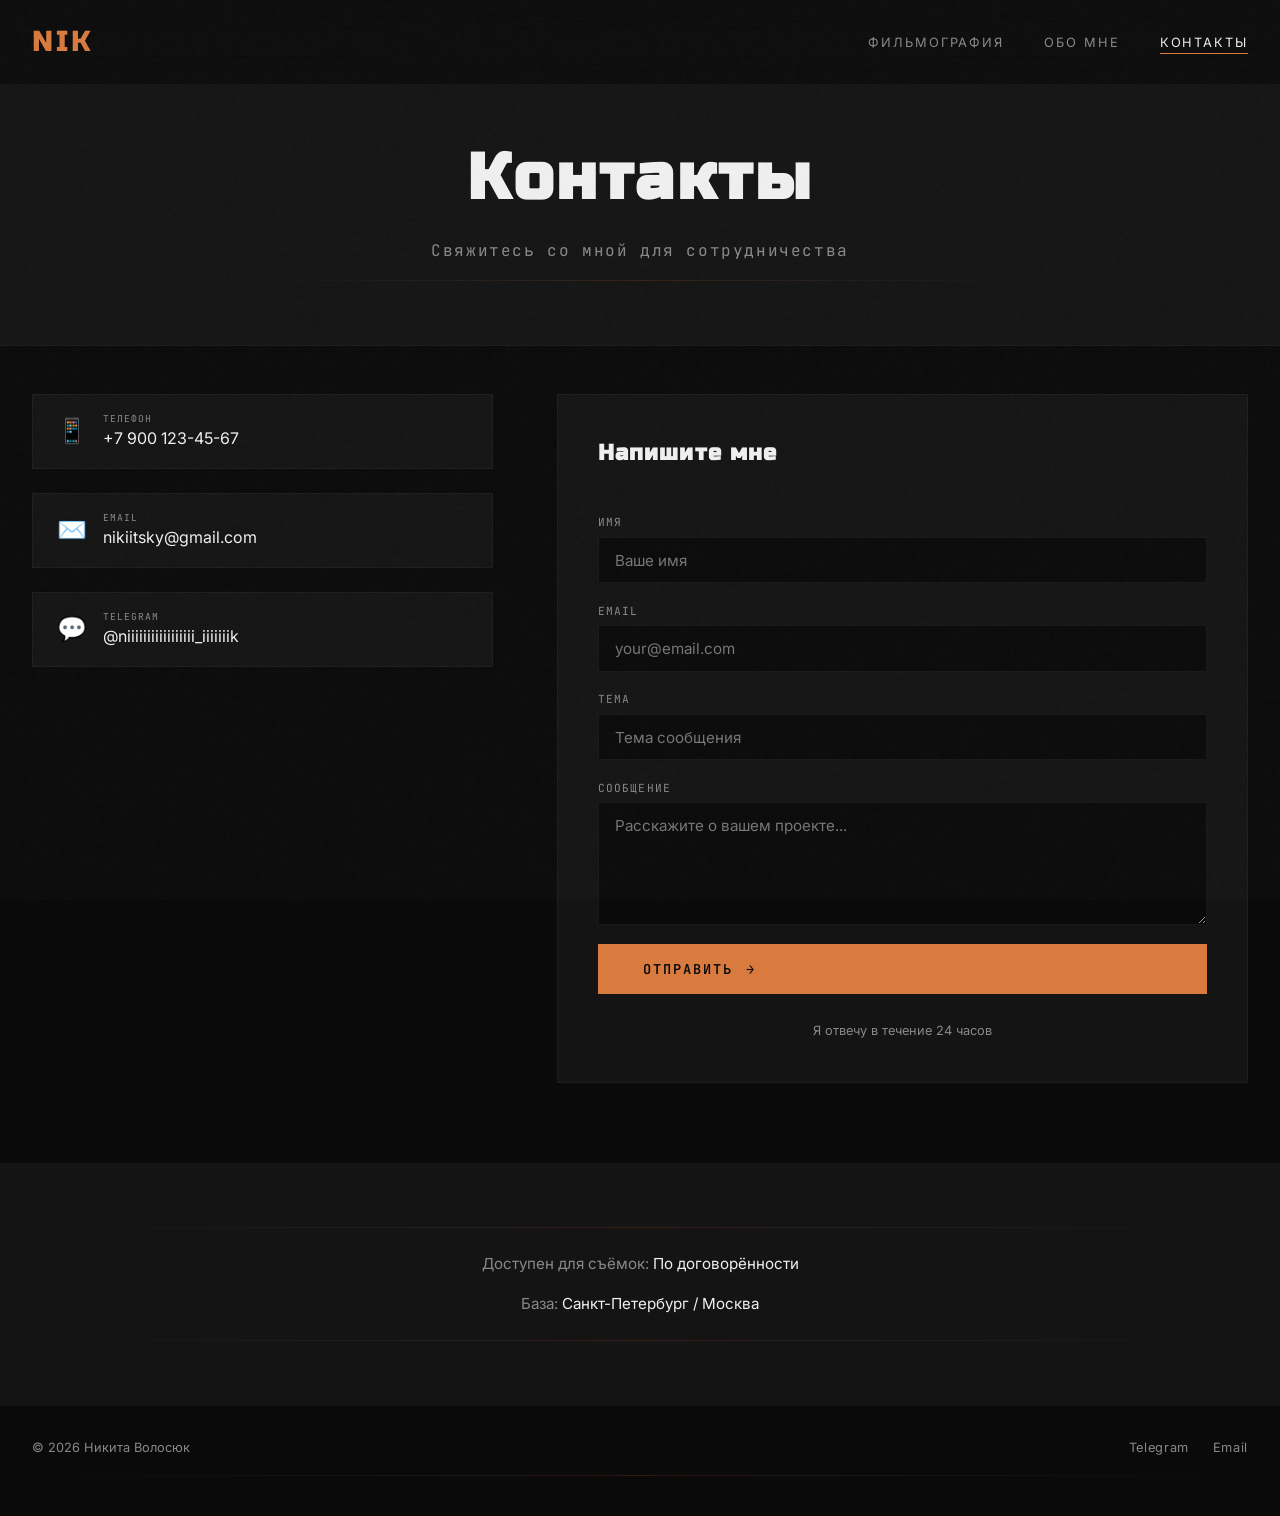
<file: contacts.html>
<!DOCTYPE html>
<html lang="ru">
<head>
    <meta charset="UTF-8" />
    <meta name="viewport" content="width=device-width, initial-scale=1.0" />
    <title>Контакты — Никита Волосюк</title>
    <meta name="description" content="Свяжитесь с оператором-постановщиком Никитой Волосюком для сотрудничества." />
    
    <link rel="preconnect" href="https://fonts.googleapis.com" />
    <link rel="preconnect" href="https://fonts.gstatic.com" crossorigin />
    <link href="https://fonts.googleapis.com/css2?family=Inter:opsz,wght@14..32,300;14..32,400;14..32,600;14..32,700&family=JetBrains+Mono:wght@400;600&family=Russo+One&display=swap" rel="stylesheet" />
    
    <link rel="stylesheet" href="css/style.css" />
    <link rel="stylesheet" href="css/animations.css" />
    <link rel="stylesheet" href="css/retro-futurism.css" />
</head>
<body>
    <div class="grain-overlay" aria-hidden="true"></div>
    
    <nav class="navbar" role="navigation">
        <div class="nav-container">
            <a href="index.html" class="logo">NIK</a>
            <ul class="nav-links" id="navLinks">
                <li><a href="filmography.html" class="nav-link">Фильмография</a></li>
                <li><a href="about.html" class="nav-link">Обо мне</a></li>
                <li><a href="contacts.html" class="nav-link active">Контакты</a></li>
            </ul>
            <button class="nav-toggle" id="navToggle" aria-label="Меню">
                <span></span><span></span><span></span>
            </button>
        </div>
    </nav>

    <main>
        <section class="page-header">
            <div class="page-header-content">
                <h1 class="page-title">Контакты</h1>
                <p class="page-subtitle">Свяжитесь со мной для сотрудничества</p>
                <div class="retro-line"></div>
            </div>
        </section>

        <section class="contacts-section">
            <div class="contacts-container">
                <div class="contacts-info">
                    <div class="contact-item">
                        <span class="contact-icon">📱</span>
                        <div class="contact-details">
                            <span class="contact-label">Телефон</span>
                            <a href="tel:+79990617704" class="contact-value">+7 900 123-45-67</a>
                        </div>
                    </div>
                    
                    <div class="contact-item">
                        <span class="contact-icon">✉️</span>
                        <div class="contact-details">
                            <span class="contact-label">Email</span>
                            <a href="mailto:nikiitsky@gmail.com" class="contact-value">nikiitsky@gmail.com</a>
                        </div>
                    </div>
                    
                    <div class="contact-item">
                        <span class="contact-icon">💬</span>
                        <div class="contact-details">
                            <span class="contact-label">Telegram</span>
                            <a href="https://t.me/@niiiiiiiiiiiiiiiii_iiiiiiik" target="_blank" rel="noopener" class="contact-value">@niiiiiiiiiiiiiiiii_iiiiiiik</a>
                        </div>
                    </div>
                </div>
                
                <div class="contact-form-wrapper">
                    <form class="contact-form" id="contactForm" action="#" method="POST">
                        <h3>Напишите мне</h3>
                        <div class="form-group">
                            <label for="formName">Имя</label>
                            <input type="text" id="formName" name="name" placeholder="Ваше имя" required />
                        </div>
                        <div class="form-group">
                            <label for="formEmail">Email</label>
                            <input type="email" id="formEmail" name="email" placeholder="your@email.com" required />
                        </div>
                        <div class="form-group">
                            <label for="formSubject">Тема</label>
                            <input type="text" id="formSubject" name="subject" placeholder="Тема сообщения" />
                        </div>
                        <div class="form-group">
                            <label for="formMessage">Сообщение</label>
                            <textarea id="formMessage" name="message" rows="5" placeholder="Расскажите о вашем проекте..." required></textarea>
                        </div>
                        <button type="submit" class="btn-primary">
                            Отправить
                            <span class="btn-arrow">→</span>
                        </button>
                        <p class="form-note">Я отвечу в течение 24 часов</p>
                    </form>
                </div>
            </div>
        </section>

        <!-- Work Hours -->
        <section class="work-hours">
            <div class="work-hours-container">
                <div class="retro-line"></div>
                <p class="work-hours-text">
                    <span class="label">Доступен для съёмок:</span>
                    <span class="value">По договорённости</span>
                </p>
                <p class="work-hours-location">
                    <span class="label">База:</span>
                    <span class="value">Санкт-Петербург / Москва</span>
                </p>
                <div class="retro-line"></div>
            </div>
        </section>
    </main>

    <footer class="footer">
        <div class="footer-content">
            <p class="footer-copy">© 2026 Никита Волосюк</p>
            <div class="footer-links">
                <a href="https://t.me/@niiiiiiiiiiiiiiiii_iiiiiiik" target="_blank" rel="noopener">Telegram</a>
                <a href="mailto:nikiitsky@gmail.com">Email</a>
            </div>
        </div>
        <div class="footer-line retro-line"></div>
    </footer>

    <script src="js/main.js" defer></script>
    <script src="js/transitions.js" defer></script>
    <script src="js/grain-effect.js" defer></script>
</body>
</html>
</file>
<file: css/style.css>
/* ========== RESET & BASE ========== */
*,
*::before,
*::after {
    margin: 0;
    padding: 0;
    box-sizing: border-box;
}

:root {
    --color-black: #0a0a0a;
    --color-black-light: #141414;
    --color-white: #f0f0f0;
    --color-amber: #d97a3e;
    --color-amber-dark: #b8622e;
    --color-cyan: #4a9eff;
    --color-gray: #888888;
    --color-gray-light: #aaaaaa;
    --color-gray-dark: #444444;
    --font-display: 'Russo One', sans-serif;
    --font-body: 'Inter', sans-serif;
    --font-mono: 'JetBrains Mono', monospace;
    --transition-smooth: 0.6s cubic-bezier(0.22, 1, 0.36, 1);
    --transition-fast: 0.3s ease;
    --container-max: 1400px;
    --spacing-section: 5rem;
}

html {
    scroll-behavior: smooth;
    -webkit-font-smoothing: antialiased;
    -moz-osx-font-smoothing: grayscale;
}

body {
    background-color: var(--color-black);
    color: var(--color-white);
    font-family: var(--font-body);
    font-size: 16px;
    line-height: 1.6;
    overflow-x: hidden;
    min-height: 100vh;
}

a {
    color: inherit;
    text-decoration: none;
}

img,
video {
    max-width: 100%;
    height: auto;
    display: block;
}

ul {
    list-style: none;
}

/* ========== SCROLLBAR ========== */
::-webkit-scrollbar {
    width: 8px;
}

::-webkit-scrollbar-track {
    background: var(--color-black);
}

::-webkit-scrollbar-thumb {
    background: var(--color-gray-dark);
    transition: background var(--transition-fast);
}

::-webkit-scrollbar-thumb:hover {
    background: var(--color-amber);
}

/* ========== NAVIGATION ========== */
.navbar {
    position: fixed;
    top: 0;
    left: 0;
    right: 0;
    z-index: 1000;
    padding: 1.2rem 2rem;
    background: rgba(10, 10, 10, 0.8);
    backdrop-filter: blur(16px);
    -webkit-backdrop-filter: blur(16px);
    border-bottom: 1px solid rgba(255, 255, 255, 0.04);
    transition: background var(--transition-smooth);
}

.navbar.scrolled {
    background: rgba(10, 10, 10, 0.96);
}

.nav-container {
    max-width: var(--container-max);
    margin: 0 auto;
    display: flex;
    justify-content: space-between;
    align-items: center;
}

.logo {
    font-family: var(--font-display);
    font-size: 1.8rem;
    letter-spacing: 0.1em;
    color: var(--color-amber);
    transition: color var(--transition-smooth);
    position: relative;
}

.logo:hover {
    color: var(--color-white);
}

.nav-links {
    display: flex;
    gap: 2.5rem;
    list-style: none;
    align-items: center;
}

.nav-link {
    font-size: 0.8rem;
    text-transform: uppercase;
    letter-spacing: 0.15em;
    color: var(--color-gray);
    transition: color var(--transition-smooth);
    position: relative;
    font-weight: 400;
}

.nav-link::after {
    content: '';
    position: absolute;
    bottom: -4px;
    left: 0;
    width: 0;
    height: 1.5px;
    background: var(--color-amber);
    transition: width var(--transition-smooth);
}

.nav-link:hover,
.nav-link.active {
    color: var(--color-white);
}

.nav-link:hover::after,
.nav-link.active::after {
    width: 100%;
}

.nav-toggle {
    display: none;
    flex-direction: column;
    gap: 5px;
    background: none;
    border: none;
    cursor: pointer;
    padding: 0.5rem;
    z-index: 1001;
}

.nav-toggle span {
    display: block;
    width: 26px;
    height: 2px;
    background: var(--color-white);
    transition: all var(--transition-smooth);
    transform-origin: center;
}

.nav-toggle.open span:nth-child(1) {
    transform: rotate(45deg) translate(5px, 5px);
}

.nav-toggle.open span:nth-child(2) {
    opacity: 0;
}

.nav-toggle.open span:nth-child(3) {
    transform: rotate(-45deg) translate(5px, -5px);
}

/* ========== HERO ========== */
.hero {
    position: relative;
    height: 100vh;
    min-height: 700px;
    display: flex;
    align-items: center;
    justify-content: center;
    overflow: hidden;
}

.hero-background {
    position: absolute;
    top: 0;
    left: 0;
    right: 0;
    bottom: 0;
}

.hero-video {
    width: 100%;
    height: 100%;
    object-fit: cover;
}

.hero-overlay {
    position: absolute;
    top: 0;
    left: 0;
    right: 0;
    bottom: 0;
    background: linear-gradient(180deg,
            rgba(0, 0, 0, 0.3) 0%,
            rgba(0, 0, 0, 0.7) 100%);
}

.hero-content {
    position: relative;
    z-index: 2;
    text-align: center;
    max-width: 900px;
    padding: 2rem;
}

.hero-title {
    margin-bottom: 1.5rem;
}

.name {
    display: block;
    font-family: var(--font-display);
    font-size: clamp(2.5rem, 8vw, 5.5rem);
    line-height: 1.1;
    color: var(--color-white);
    text-shadow: 0 0 60px rgba(0, 0, 0, 0.5);
    letter-spacing: 0.05em;
}

.role {
    display: block;
    font-size: clamp(1rem, 2vw, 1.8rem);
    font-family: var(--font-body);
    font-weight: 300;
    letter-spacing: 0.3em;
    color: var(--color-amber);
    margin-top: 0.5rem;
}

.hero-mission {
    font-size: clamp(1rem, 1.5vw, 1.4rem);
    color: var(--color-gray-light);
    letter-spacing: 0.15em;
    margin-bottom: 2.5rem;
    font-weight: 300;
}

/* ========== BUTTONS ========== */
.btn-primary {
    display: inline-flex;
    align-items: center;
    gap: 0.8rem;
    padding: 1rem 2.8rem;
    font-family: var(--font-mono);
    font-size: 0.85rem;
    text-transform: uppercase;
    letter-spacing: 0.15em;
    color: var(--color-black);
    background: var(--color-amber);
    border: none;
    border-radius: 0;
    transition: all var(--transition-smooth);
    cursor: pointer;
    font-weight: 600;
    position: relative;
    overflow: hidden;
}

.btn-primary::before {
    content: '';
    position: absolute;
    top: 0;
    left: -100%;
    width: 100%;
    height: 100%;
    background: linear-gradient(90deg, transparent, rgba(255, 255, 255, 0.2), transparent);
    transition: left 0.6s ease;
}

.btn-primary:hover::before {
    left: 100%;
}

.btn-primary:hover {
    background: var(--color-white);
    transform: scale(1.02);
}

.btn-arrow {
    display: inline-block;
    transition: transform var(--transition-smooth);
}

.btn-primary:hover .btn-arrow {
    transform: translateX(6px);
}

.btn-secondary {
    display: inline-block;
    padding: 0.8rem 2rem;
    font-family: var(--font-mono);
    font-size: 0.8rem;
    text-transform: uppercase;
    letter-spacing: 0.15em;
    color: var(--color-gray);
    border: 1px solid var(--color-gray-dark);
    transition: all var(--transition-smooth);
    cursor: pointer;
}

.btn-secondary:hover {
    color: var(--color-white);
    border-color: var(--color-amber);
}

/* ========== TECH TICKER ========== */
.tech-ticker {
    position: absolute;
    bottom: 2.5rem;
    left: 50%;
    transform: translateX(-50%);
    z-index: 2;
    display: flex;
    align-items: center;
    gap: 1.5rem;
    font-family: var(--font-mono);
    font-size: 0.7rem;
    color: rgba(255, 255, 255, 0.3);
    letter-spacing: 0.1em;
    text-transform: uppercase;
    white-space: nowrap;
    background: rgba(0, 0, 0, 0.4);
    padding: 0.5rem 1.5rem;
    backdrop-filter: blur(8px);
    border-radius: 2px;
    border: 1px solid rgba(255, 255, 255, 0.04);
}

.tech-ticker .dot {
    color: var(--color-amber);
    font-size: 0.4rem;
}

/* ========== SCROLL INDICATOR ========== */
.scroll-indicator {
    position: absolute;
    bottom: 6rem;
    left: 50%;
    transform: translateX(-50%);
    z-index: 2;
    display: flex;
    flex-direction: column;
    align-items: center;
    gap: 0.5rem;
    opacity: 0.4;
    animation: float 2s ease-in-out infinite;
}

.scroll-text {
    font-size: 0.6rem;
    text-transform: uppercase;
    letter-spacing: 0.2em;
    color: var(--color-gray);
}

.scroll-line {
    width: 1px;
    height: 30px;
    background: linear-gradient(180deg, var(--color-gray), transparent);
}

@keyframes float {
    0%,
    100% {
        transform: translateX(-50%) translateY(0);
    }
    50% {
        transform: translateX(-50%) translateY(-8px);
    }
}

/* ========== SECTION HEADER ========== */
.section-header {
    display: flex;
    justify-content: space-between;
    align-items: flex-end;
    margin-bottom: 3rem;
    flex-wrap: wrap;
    gap: 1rem;
}

.section-title {
    font-family: var(--font-display);
    font-size: clamp(1.8rem, 4vw, 3rem);
    letter-spacing: 0.05em;
    color: var(--color-white);
    position: relative;
}

.section-title::after {
    content: '';
    position: absolute;
    bottom: -6px;
    left: 0;
    width: 60px;
    height: 2px;
    background: var(--color-amber);
}

.section-link {
    font-family: var(--font-mono);
    font-size: 0.85rem;
    color: var(--color-gray);
    transition: color var(--transition-smooth);
    letter-spacing: 0.05em;
}

.section-link:hover {
    color: var(--color-amber);
}

/* ========== FEATURED WORKS ========== */
.featured-works {
    padding: var(--spacing-section) 2rem;
    max-width: var(--container-max);
    margin: 0 auto;
}

.works-grid {
    display: grid;
    grid-template-columns: repeat(auto-fill, minmax(340px, 1fr));
    gap: 2rem;
}

.work-card {
    cursor: pointer;
    transition: transform var(--transition-smooth);
}

.work-card:hover {
    transform: translateY(-8px);
}

.work-card a {
    display: block;
}

.work-preview {
    position: relative;
    aspect-ratio: 16/9;
    overflow: hidden;
    background: var(--color-black-light);
}

.work-video {
    width: 100%;
    height: 100%;
    object-fit: cover;
    transition: transform 0.8s ease;
}

.work-card:hover .work-video {
    transform: scale(1.05);
}

.work-overlay {
    position: absolute;
    top: 0;
    left: 0;
    right: 0;
    bottom: 0;
    display: flex;
    align-items: flex-start;
    justify-content: space-between;
    padding: 1rem;
    background: linear-gradient(0deg, rgba(0, 0, 0, 0.7) 0%, transparent 60%);
    opacity: 0;
    transition: opacity var(--transition-smooth);
}

.work-card:hover .work-overlay {
    opacity: 1;
}

.work-year {
    font-family: var(--font-mono);
    font-size: 0.75rem;
    color: var(--color-amber);
    background: rgba(0, 0, 0, 0.7);
    padding: 0.2rem 0.8rem;
    border: 1px solid rgba(255, 255, 255, 0.06);
}

.work-badge {
    font-family: var(--font-mono);
    font-size: 0.65rem;
    color: var(--color-white);
    background: rgba(0, 0, 0, 0.7);
    padding: 0.2rem 0.8rem;
    border: 1px solid rgba(255, 255, 255, 0.06);
    text-transform: uppercase;
    letter-spacing: 0.05em;
}

.work-info {
    padding: 1rem 0.5rem 0;
}

.work-title {
    font-family: var(--font-display);
    font-size: 1.3rem;
    margin-bottom: 0.2rem;
}

.work-director {
    font-size: 0.85rem;
    color: var(--color-gray);
}

.work-tech {
    font-family: var(--font-mono);
    font-size: 0.7rem;
    color: var(--color-gray-dark);
    margin-top: 0.3rem;
}

/* ========== STATS ========== */
.stats-section {
    padding: 4rem 2rem;
    background: var(--color-black-light);
    border-top: 1px solid rgba(255, 255, 255, 0.03);
    border-bottom: 1px solid rgba(255, 255, 255, 0.03);
}

.stats-grid {
    max-width: var(--container-max);
    margin: 0 auto;
    display: grid;
    grid-template-columns: repeat(auto-fit, minmax(150px, 1fr));
    gap: 2rem;
    text-align: center;
}

.stat-item {
    display: flex;
    flex-direction: column;
}

.stat-number {
    font-family: var(--font-display);
    font-size: clamp(2.5rem, 5vw, 4rem);
    color: var(--color-amber);
    line-height: 1;
}

.stat-label {
    font-size: 0.8rem;
    text-transform: uppercase;
    letter-spacing: 0.1em;
    color: var(--color-gray);
    margin-top: 0.5rem;
}

/* ========== PAGE HEADER ========== */
.page-header {
    padding: 8rem 2rem 3rem;
    text-align: center;
    background: var(--color-black-light);
    border-bottom: 1px solid rgba(255, 255, 255, 0.03);
}

.page-header-content {
    max-width: 800px;
    margin: 0 auto;
}

.page-title {
    font-family: var(--font-display);
    font-size: clamp(2.5rem, 5vw, 4rem);
    letter-spacing: 0.05em;
    margin-bottom: 0.5rem;
}

.page-subtitle {
    font-family: var(--font-mono);
    font-size: 1rem;
    color: var(--color-gray);
    letter-spacing: 0.1em;
}

/* ========== FILM LIST ========== */
.film-list {
    max-width: var(--container-max);
    margin: 0 auto;
    padding: 3rem 2rem 5rem;
}

.film-item {
    margin-bottom: 5rem;
    padding-bottom: 5rem;
    border-bottom: 1px solid rgba(255, 255, 255, 0.04);
}

.film-item:last-child {
    border-bottom: none;
    margin-bottom: 0;
    padding-bottom: 0;
}

.film-container {
    display: grid;
    grid-template-columns: 1fr 1fr;
    gap: 3rem;
    align-items: start;
}

.film-media {
    position: relative;
}

.film-video-wrapper {
    position: relative;
    background: var(--color-black-light);
    aspect-ratio: 16/9;
    overflow: hidden;
}

.film-video {
    width: 100%;
    height: 100%;
    object-fit: cover;
    background: var(--color-black);
}

.film-video::-webkit-media-controls {
    background: rgba(0, 0, 0, 0.6);
}

.film-details {
    display: flex;
    flex-direction: column;
    gap: 1.5rem;
}

.film-header {
    display: flex;
    justify-content: space-between;
    align-items: baseline;
    flex-wrap: wrap;
    gap: 0.5rem;
}

.film-title {
    font-family: var(--font-display);
    font-size: 2rem;
    letter-spacing: 0.03em;
}

.film-year {
    font-family: var(--font-mono);
    font-size: 1rem;
    color: var(--color-gray);
    padding: 0.2rem 0.8rem;
    border: 1px solid var(--color-gray-dark);
}

.film-director {
    font-size: 1rem;
    color: var(--color-gray-light);
}

.film-details h4 {
    font-family: var(--font-mono);
    font-size: 0.75rem;
    text-transform: uppercase;
    letter-spacing: 0.15em;
    color: var(--color-gray);
    margin-bottom: 0.3rem;
}

.film-details p {
    font-size: 0.95rem;
    color: var(--color-white);
    line-height: 1.7;
}

.film-tech {
    display: grid;
    grid-template-columns: 1fr 1fr;
    gap: 0.5rem;
    background: var(--color-black-light);
    padding: 1rem;
    border: 1px solid rgba(255, 255, 255, 0.04);
}

.tech-item {
    display: flex;
    flex-direction: column;
}

.tech-label {
    font-family: var(--font-mono);
    font-size: 0.6rem;
    text-transform: uppercase;
    letter-spacing: 0.1em;
    color: var(--color-gray);
}

.tech-value {
    font-size: 0.9rem;
    color: var(--color-white);
}

.film-festivals ul {
    list-style: none;
    display: flex;
    flex-wrap: wrap;
    gap: 0.5rem;
}

.film-festivals li {
    font-size: 0.8rem;
    color: var(--color-gray-light);
    background: var(--color-black-light);
    padding: 0.3rem 0.8rem;
    border: 1px solid rgba(255, 255, 255, 0.04);
}

.film-status {
    background: var(--color-black-light);
    padding: 1rem;
    border-left: 2px solid var(--color-amber);
}

.status-badge {
    font-family: var(--font-mono);
    font-size: 0.65rem;
    text-transform: uppercase;
    letter-spacing: 0.1em;
    color: var(--color-gray);
}

/* ========== ABOUT ========== */
.about-section {
    padding: 3rem 2rem 5rem;
    max-width: var(--container-max);
    margin: 0 auto;
}

.about-container {
    display: grid;
    grid-template-columns: 1fr 1.5fr;
    gap: 4rem;
    align-items: start;
}

.about-photo-wrapper {
    position: relative;
    background: var(--color-black-light);
}

.about-photo {
    width: 100%;
    height: auto;
    display: block;
    filter: grayscale(0.2) contrast(1.1);
}

.photo-caption {
    font-family: var(--font-mono);
    font-size: 0.7rem;
    color: var(--color-gray);
    padding: 0.5rem 0;
    text-align: center;
    letter-spacing: 0.05em;
}

.about-content {
    display: flex;
    flex-direction: column;
    gap: 2.5rem;
}

.about-content h2 {
    font-family: var(--font-display);
    font-size: 1.4rem;
    letter-spacing: 0.05em;
    margin-bottom: 0.5rem;
}

.about-content p {
    color: var(--color-gray-light);
    line-height: 1.8;
}

.specs-grid {
    display: grid;
    grid-template-columns: 1fr 1fr;
    gap: 0.5rem 2rem;
}

.spec-item {
    display: flex;
    justify-content: space-between;
    padding: 0.5rem 0;
    border-bottom: 1px solid rgba(255, 255, 255, 0.04);
}

.spec-label {
    font-family: var(--font-mono);
    font-size: 0.7rem;
    text-transform: uppercase;
    letter-spacing: 0.05em;
    color: var(--color-gray);
}

.spec-value {
    font-size: 0.9rem;
    color: var(--color-white);
}

.advantages-list {
    display: flex;
    flex-direction: column;
    gap: 0.5rem;
}

.advantages-list li {
    display: flex;
    align-items: flex-start;
    gap: 0.8rem;
    font-size: 0.95rem;
    color: var(--color-gray-light);
}

.adv-icon {
    color: var(--color-amber);
    font-size: 1.2rem;
    line-height: 1.4;
}

/* ========== EQUIPMENT ========== */
.equipment-section {
    padding: 4rem 2rem 5rem;
    background: var(--color-black-light);
    border-top: 1px solid rgba(255, 255, 255, 0.03);
}

.equipment-container {
    max-width: var(--container-max);
    margin: 0 auto;
}

.equipment-container .section-title {
    text-align: center;
    margin-bottom: 3rem;
}

.equipment-container .section-title::after {
    left: 50%;
    transform: translateX(-50%);
}

.equipment-grid {
    display: grid;
    grid-template-columns: repeat(auto-fit, minmax(200px, 1fr));
    gap: 2rem;
}

.equipment-card {
    text-align: center;
    padding: 2rem 1.5rem;
    background: var(--color-black);
    border: 1px solid rgba(255, 255, 255, 0.04);
    transition: all var(--transition-smooth);
}

.equipment-card:hover {
    border-color: var(--color-amber);
    transform: translateY(-4px);
}

.equipment-icon {
    font-size: 2.5rem;
    margin-bottom: 0.5rem;
}

.equipment-card h3 {
    font-family: var(--font-display);
    font-size: 1.1rem;
    letter-spacing: 0.03em;
}

.equipment-card p {
    font-size: 0.8rem;
    color: var(--color-gray);
}

/* ========== CONTACTS ========== */
.contacts-section {
    padding: 3rem 2rem 5rem;
    max-width: var(--container-max);
    margin: 0 auto;
}

.contacts-container {
    display: grid;
    grid-template-columns: 1fr 1.5fr;
    gap: 4rem;
}

.contacts-info {
    display: flex;
    flex-direction: column;
    gap: 1.5rem;
}

.contact-item {
    display: flex;
    align-items: center;
    gap: 1rem;
    padding: 1rem 1.5rem;
    background: var(--color-black-light);
    border: 1px solid rgba(255, 255, 255, 0.04);
    transition: border-color var(--transition-smooth);
}

.contact-item:hover {
    border-color: var(--color-amber);
}

.contact-icon {
    font-size: 1.5rem;
    flex-shrink: 0;
}

.contact-details {
    display: flex;
    flex-direction: column;
}

.contact-label {
    font-family: var(--font-mono);
    font-size: 0.6rem;
    text-transform: uppercase;
    letter-spacing: 0.1em;
    color: var(--color-gray);
}

.contact-value {
    font-size: 1rem;
    color: var(--color-white);
    transition: color var(--transition-smooth);
}

.contact-value:hover {
    color: var(--color-amber);
}

.contact-form-wrapper {
    background: var(--color-black-light);
    padding: 2.5rem;
    border: 1px solid rgba(255, 255, 255, 0.04);
}

.contact-form-wrapper h3 {
    font-family: var(--font-display);
    font-size: 1.4rem;
    letter-spacing: 0.05em;
    margin-bottom: 1.5rem;
}

.contact-form {
    display: flex;
    flex-direction: column;
    gap: 1.2rem;
}

.form-group {
    display: flex;
    flex-direction: column;
    gap: 0.3rem;
}

.form-group label {
    font-family: var(--font-mono);
    font-size: 0.7rem;
    text-transform: uppercase;
    letter-spacing: 0.1em;
    color: var(--color-gray);
}

.form-group input,
.form-group textarea {
    background: var(--color-black);
    border: 1px solid rgba(255, 255, 255, 0.06);
    padding: 0.8rem 1rem;
    color: var(--color-white);
    font-family: var(--font-body);
    font-size: 0.95rem;
    transition: border-color var(--transition-smooth);
    outline: none;
    width: 100%;
}

.form-group input:focus,
.form-group textarea:focus {
    border-color: var(--color-amber);
}

.form-group textarea {
    resize: vertical;
    min-height: 120px;
}

.form-note {
    font-size: 0.8rem;
    color: var(--color-gray);
    text-align: center;
    margin-top: 0.5rem;
}

/* ========== WORK HOURS ========== */
.work-hours {
    padding: 3rem 2rem;
    background: var(--color-black-light);
}

.work-hours-container {
    max-width: var(--container-max);
    margin: 0 auto;
    text-align: center;
}

.work-hours-text,
.work-hours-location {
    padding: 0.5rem 0;
    font-size: 0.95rem;
}

.work-hours-text .label,
.work-hours-location .label {
    color: var(--color-gray);
}

.work-hours-text .value,
.work-hours-location .value {
    color: var(--color-white);
}

/* ========== BACK TO TOP ========== */
.back-to-top {
    text-align: center;
    padding: 2rem 0 3rem;
}

/* ========== FOOTER ========== */
.footer {
    padding: 2rem 2rem 1.5rem;
    background: var(--color-black);
    border-top: 1px solid rgba(255, 255, 255, 0.03);
}

.footer-content {
    max-width: var(--container-max);
    margin: 0 auto;
    display: flex;
    justify-content: space-between;
    align-items: center;
    flex-wrap: wrap;
    gap: 1rem;
}

.footer-copy {
    font-size: 0.8rem;
    color: var(--color-gray);
}

.footer-links {
    display: flex;
    gap: 1.5rem;
}

.footer-links a {
    font-size: 0.8rem;
    color: var(--color-gray);
    transition: color var(--transition-smooth);
    letter-spacing: 0.05em;
}

.footer-links a:hover {
    color: var(--color-white);
}

.footer-line {
    max-width: var(--container-max);
    margin: 1.5rem auto 0;
}

/* ========== ERROR PAGE ========== */
.error-page {
    height: 100vh;
    display: flex;
    align-items: center;
    justify-content: center;
    text-align: center;
    padding: 2rem;
}

.error-content {
    max-width: 500px;
}

.error-code {
    font-family: var(--font-display);
    font-size: 6rem;
    color: var(--color-amber);
    line-height: 1;
}

.error-title {
    font-family: var(--font-display);
    font-size: 2rem;
    margin: 1rem 0;
}

.error-text {
    color: var(--color-gray);
    margin-bottom: 2rem;
}

/* ========== RETRO LINE ========== */
.retro-line {
    height: 1px;
    background: linear-gradient(90deg, transparent, var(--color-amber), transparent);
    opacity: 0.15;
    margin: 1rem 0;
}

/* ========== RESPONSIVE ========== */
@media (max-width: 1024px) {
    .film-container {
        grid-template-columns: 1fr;
        gap: 2rem;
    }
    
    .about-container {
        grid-template-columns: 1fr;
        gap: 2rem;
    }
    
    .contacts-container {
        grid-template-columns: 1fr;
        gap: 2rem;
    }
}

@media (max-width: 768px) {
    .navbar {
        padding: 0.8rem 1.2rem;
    }
    
    .nav-toggle {
        display: flex;
    }
    
    .nav-links {
        position: fixed;
        top: 0;
        right: -100%;
        width: 75%;
        height: 100vh;
        padding: 5rem 2rem 2rem;
        flex-direction: column;
        background: rgba(10, 10, 10, 0.98);
        backdrop-filter: blur(20px);
        transition: right var(--transition-smooth);
        gap: 1.5rem;
        align-items: flex-start;
    }
    
    .nav-links.open {
        right: 0;
    }
    
    .hero {
        min-height: 600px;
    }
    
    .tech-ticker {
        font-size: 0.55rem;
        gap: 0.8rem;
        flex-wrap: wrap;
        justify-content: center;
        padding: 0.4rem 1rem;
        bottom: 1.5rem;
        max-width: 90%;
    }
    
    .works-grid {
        grid-template-columns: 1fr;
    }
    
    .stats-grid {
        grid-template-columns: 1fr 1fr;
        gap: 1.5rem;
    }
    
    .specs-grid {
        grid-template-columns: 1fr;
    }
    
    .film-tech {
        grid-template-columns: 1fr;
    }
    
    .equipment-grid {
        grid-template-columns: 1fr 1fr;
    }
    
    .contacts-info {
        gap: 1rem;
    }
    
    .contact-form-wrapper {
        padding: 1.5rem;
    }
    
    .footer-content {
        flex-direction: column;
        text-align: center;
    }
    
    .scroll-indicator {
        display: none;
    }
}

@media (max-width: 480px) {
    .equipment-grid {
        grid-template-columns: 1fr;
    }
    
    .stats-grid {
        grid-template-columns: 1fr 1fr;
        gap: 1rem;
    }
    
    .stat-number {
        font-size: 2rem;
    }
    
    .film-title {
        font-size: 1.5rem;
    }
    
    .page-header {
        padding: 6rem 1.2rem 2rem;
    }
    
    .featured-works,
    .film-list,
    .about-section,
    .contacts-section {
        padding-left: 1rem;
        padding-right: 1rem;
    }
}

/* ========== GALLERY ========== */
.film-gallery {
    position: relative;
    width: 100%;
    height: 100%;
    background: var(--color-black);
}

.gallery-main {
    position: relative;
    width: 100%;
    height: 100%;
    aspect-ratio: 16/9;
    overflow: hidden;
}

.gallery-main-img {
    width: 100%;
    height: 100%;
    object-fit: cover;
    transition: opacity 0.4s ease;
}

/* Стрелки */
.gallery-arrow {
    position: absolute;
    top: 50%;
    transform: translateY(-50%);
    background: rgba(0, 0, 0, 0.6);
    color: white;
    border: none;
    font-size: 2rem;
    padding: 0.5rem 1rem;
    cursor: pointer;
    z-index: 10;
    transition: all 0.3s ease;
    backdrop-filter: blur(4px);
}

.gallery-arrow:hover {
    background: rgba(217, 122, 62, 0.8);
}

.gallery-prev {
    left: 10px;
}

.gallery-next {
    right: 10px;
}

/* Миниатюры */
.gallery-thumbnails {
    display: flex;
    gap: 6px;
    padding: 10px 15px;
    background: rgba(0, 0, 0, 0.8);
    overflow-x: auto;
    justify-content: center;
    flex-wrap: nowrap;
}

.gallery-thumb {
    width: 70px;
    height: 50px;
    object-fit: cover;
    cursor: pointer;
    opacity: 0.5;
    border: 2px solid transparent;
    transition: all 0.3s ease;
    flex-shrink: 0;
}

.gallery-thumb:hover {
    opacity: 0.8;
}

.gallery-thumb.active {
    opacity: 1;
    border-color: var(--color-amber);
}

/* Счётчик */
.gallery-counter {
    position: absolute;
    bottom: 80px;
    right: 15px;
    background: rgba(0, 0, 0, 0.7);
    color: white;
    padding: 0.3rem 0.8rem;
    font-family: var(--font-mono);
    font-size: 0.8rem;
    border-radius: 2px;
    backdrop-filter: blur(4px);
    z-index: 5;
}

/* Для мобильных */
@media (max-width: 768px) {
    .gallery-thumb {
        width: 50px;
        height: 35px;
    }
    
    .gallery-arrow {
        font-size: 1.5rem;
        padding: 0.3rem 0.6rem;
    }
}

/* Стили для обложки поверх iframe */
.video-wrapper-with-poster {
    position: relative;
}

.video-wrapper-with-poster .poster-overlay {
    position: absolute;
    top: 0;
    left: 0;
    width: 100%;
    height: 100%;
    background-size: cover;
    background-position: center;
    cursor: pointer;
    z-index: 2;
    transition: opacity 0.5s ease;
}

.video-wrapper-with-poster .poster-overlay.hidden {
    opacity: 0;
    pointer-events: none;
}

.video-wrapper-with-poster .play-button {
    position: absolute;
    top: 50%;
    left: 50%;
    transform: translate(-50%, -50%);
    width: 70px;
    height: 70px;
    background: rgba(217, 122, 62, 0.9);
    border-radius: 50%;
    display: flex;
    align-items: center;
    justify-content: center;
    z-index: 3;
    font-size: 2rem;
    color: white;
    transition: transform 0.3s ease;
}

.video-wrapper-with-poster .play-button:hover {
    transform: translate(-50%, -50%) scale(1.1);
}
</file>
<file: css/animations.css>
/* ========== FADE IN ========== */
@keyframes fadeIn {
    from {
        opacity: 0;
        transform: translateY(20px);
    }
    to {
        opacity: 1;
        transform: translateY(0);
    }
}

.fade-in {
    animation: fadeIn 0.8s ease-out forwards;
}

.fade-in-delay-1 {
    animation-delay: 0.2s;
    opacity: 0;
}

.fade-in-delay-2 {
    animation-delay: 0.4s;
    opacity: 0;
}

.fade-in-delay-3 {
    animation-delay: 0.6s;
    opacity: 0;
}

/* ========== SCALE IN ========== */
@keyframes scaleIn {
    from {
        opacity: 0;
        transform: scale(0.95);
    }
    to {
        opacity: 1;
        transform: scale(1);
    }
}

.scale-in {
    animation: scaleIn 0.6s ease-out forwards;
}

/* ========== SLIDE IN ========== */
@keyframes slideInLeft {
    from {
        opacity: 0;
        transform: translateX(-40px);
    }
    to {
        opacity: 1;
        transform: translateX(0);
    }
}

.slide-in-left {
    animation: slideInLeft 0.8s ease-out forwards;
}

@keyframes slideInRight {
    from {
        opacity: 0;
        transform: translateX(40px);
    }
    to {
        opacity: 1;
        transform: translateX(0);
    }
}

.slide-in-right {
    animation: slideInRight 0.8s ease-out forwards;
}

/* ========== REVEAL ========== */
@keyframes reveal {
    from {
        opacity: 0;
        clip-path: inset(0 100% 0 0);
    }
    to {
        opacity: 1;
        clip-path: inset(0 0 0 0);
    }
}

.reveal {
    animation: reveal 1s ease-out forwards;
}

/* ========== GLITCH ========== */
@keyframes glitch {
    0% {
        transform: translate(0);
    }
    20% {
        transform: translate(-2px, 2px);
    }
    40% {
        transform: translate(2px, -2px);
    }
    60% {
        transform: translate(-1px, 1px);
    }
    80% {
        transform: translate(1px, -1px);
    }
    100% {
        transform: translate(0);
    }
}

.glitch-effect:hover {
    animation: glitch 0.3s ease-in-out;
}

/* ========== PULSE ========== */
@keyframes pulse {
    0%,
    100% {
        opacity: 1;
    }
    50% {
        opacity: 0.5;
    }
}

.pulse {
    animation: pulse 2s ease-in-out infinite;
}

/* ========== SHIMMER ========== */
@keyframes shimmer {
    0% {
        background-position: -200% 0;
    }
    100% {
        background-position: 200% 0;
    }
}

.shimmer {
    background: linear-gradient(90deg,
            var(--color-black-light) 25%,
            var(--color-gray-dark) 50%,
            var(--color-black-light) 75%);
    background-size: 200% 100%;
    animation: shimmer 2s ease-in-out infinite;
}

/* ========== FLOAT ========== */
@keyframes floatSlow {
    0%,
    100% {
        transform: translateY(0);
    }
    50% {
        transform: translateY(-10px);
    }
}

.float-slow {
    animation: floatSlow 4s ease-in-out infinite;
}

/* ========== SPIN ========== */
@keyframes spin {
    from {
        transform: rotate(0deg);
    }
    to {
        transform: rotate(360deg);
    }
}

.spin {
    animation: spin 3s linear infinite;
}

/* ========== TEXT REVEAL ========== */
@keyframes textReveal {
    from {
        opacity: 0;
        transform: translateY(30px);
        filter: blur(4px);
    }
    to {
        opacity: 1;
        transform: translateY(0);
        filter: blur(0);
    }
}

.text-reveal {
    animation: textReveal 1s ease-out forwards;
}

/* ========== BORDER GLOW ========== */
@keyframes borderGlow {
    0%,
    100% {
        border-color: rgba(217, 122, 62, 0.3);
        box-shadow: 0 0 15px rgba(217, 122, 62, 0.05);
    }
    50% {
        border-color: rgba(217, 122, 62, 0.8);
        box-shadow: 0 0 30px rgba(217, 122, 62, 0.15);
    }
}

.border-glow {
    animation: borderGlow 3s ease-in-out infinite;
}

/* ========== INTERSECTION OBSERVER HELPERS ========== */
.observe-me {
    opacity: 0;
    transform: translateY(30px);
    transition: all 0.8s ease;
}

.observe-me.visible {
    opacity: 1;
    transform: translateY(0);
}

.observe-me-left {
    opacity: 0;
    transform: translateX(-40px);
    transition: all 0.8s ease;
}

.observe-me-left.visible {
    opacity: 1;
    transform: translateX(0);
}

.observe-me-right {
    opacity: 0;
    transform: translateX(40px);
    transition: all 0.8s ease;
}

.observe-me-right.visible {
    opacity: 1;
    transform: translateX(0);
}

.observe-me-scale {
    opacity: 0;
    transform: scale(0.95);
    transition: all 0.8s ease;
}

.observe-me-scale.visible {
    opacity: 1;
    transform: scale(1);
}
</file>
<file: css/retro-futurism.css>
/* ========== GRAIN OVERLAY ========== */
.grain-overlay {
    position: fixed;
    top: 0;
    left: 0;
    right: 0;
    bottom: 0;
    z-index: 9999;
    pointer-events: none;
    opacity: 0.035;
    background-image: url("data:image/svg+xml,%3Csvg viewBox='0 0 256 256' xmlns='http://www.w3.org/2000/svg'%3E%3Cfilter id='noise'%3E%3CfeTurbulence type='fractalNoise' baseFrequency='0.9' numOctaves='4' stitchTiles='stitch'/%3E%3C/filter%3E%3Crect width='100%25' height='100%25' filter='url(%23noise)'/%3E%3C/svg%3E");
    background-repeat: repeat;
    background-size: 256px 256px;
    transition: opacity 0.3s ease;
}

.grain-overlay:hover {
    opacity: 0.05;
}

/* ========== VIGNETTE ========== */
.vignette {
    position: relative;
}

.vignette::after {
    content: '';
    position: absolute;
    top: 0;
    left: 0;
    right: 0;
    bottom: 0;
    box-shadow: inset 0 0 150px rgba(0, 0, 0, 0.5);
    pointer-events: none;
    z-index: 1;
}

/* ========== VIEWFINDER BORDER ========== */
.viewfinder-border {
    position: relative;
    border: 2px solid rgba(255, 255, 255, 0.06);
}

.viewfinder-border::before {
    content: '';
    position: absolute;
    top: 8px;
    left: 8px;
    right: 8px;
    bottom: 8px;
    border: 1px solid rgba(255, 255, 255, 0.03);
    pointer-events: none;
    z-index: 1;
}

/* ========== SCAN LINES ========== */
.scan-lines {
    position: relative;
    overflow: hidden;
}

.scan-lines::after {
    content: '';
    position: absolute;
    top: 0;
    left: 0;
    right: 0;
    bottom: 0;
    background: repeating-linear-gradient(0deg,
            transparent,
            transparent 2px,
            rgba(0, 0, 0, 0.04) 2px,
            rgba(0, 0, 0, 0.04) 4px);
    pointer-events: none;
    z-index: 2;
}

/* ========== NEON GLOW ========== */
.neon-glow {
    text-shadow:
        0 0 10px rgba(217, 122, 62, 0.3),
        0 0 40px rgba(217, 122, 62, 0.1);
}

.neon-glow-cyan {
    text-shadow:
        0 0 10px rgba(74, 158, 255, 0.3),
        0 0 40px rgba(74, 158, 255, 0.1);
}

/* ========== FLICKER TEXT ========== */
@keyframes flicker {
    0%,
    100% {
        opacity: 1;
    }
    50% {
        opacity: 0.97;
    }
    25%,
    75% {
        opacity: 0.99;
    }
}

.retro-text {
    animation: flicker 3s infinite;
    font-family: var(--font-mono);
    letter-spacing: 0.2em;
}

/* ========== DEVELOP ANIMATION ========== */
@keyframes develop {
    0% {
        filter: brightness(0) contrast(0);
        transform: scale(1.02);
    }
    100% {
        filter: brightness(1) contrast(1);
        transform: scale(1);
    }
}

.develop-animation {
    animation: develop 1.2s ease-out forwards;
}

/* ========== FILM BURN ========== */
@keyframes filmBurn {
    0% {
        filter: brightness(1) sepia(0);
    }
    50% {
        filter: brightness(1.3) sepia(0.3);
    }
    100% {
        filter: brightness(1) sepia(0);
    }
}

.film-burn {
    animation: filmBurn 4s ease-in-out infinite;
}

/* ========== CRT SCAN ========== */
@keyframes crtScan {
    0% {
        transform: translateY(-100%);
    }
    100% {
        transform: translateY(100%);
    }
}

.crt-scan::before {
    content: '';
    position: absolute;
    top: 0;
    left: 0;
    right: 0;
    height: 2px;
    background: rgba(255, 255, 255, 0.03);
    animation: crtScan 4s linear infinite;
    pointer-events: none;
    z-index: 3;
}

/* ========== CHROMATIC ABERRATION ========== */
@keyframes chromaticAberration {
    0%,
    100% {
        transform: translate(0);
    }
    50% {
        transform: translate(1px, -1px);
    }
}

.chromatic:hover {
    animation: chromaticAberration 0.1s ease-in-out 3;
}

/* ========== RETRO LINE STYLES ========== */
.retro-line-thin {
    height: 1px;
    background: linear-gradient(90deg, transparent, var(--color-amber), transparent);
    opacity: 0.15;
    margin: 2rem 0;
}

.retro-line-thick {
    height: 2px;
    background: linear-gradient(90deg, transparent, var(--color-amber), transparent);
    opacity: 0.2;
    margin: 2rem 0;
}

/* ========== FILM PERFORATION ========== */
.film-perforation {
    position: relative;
    padding: 1rem 0;
}

.film-perforation::before,
.film-perforation::after {
    content: '';
    position: absolute;
    left: 0;
    right: 0;
    height: 2px;
    background: repeating-linear-gradient(90deg,
            transparent,
            transparent 8px,
            rgba(217, 122, 62, 0.2) 8px,
            rgba(217, 122, 62, 0.2) 10px);
}

.film-perforation::before {
    top: 0;
}

.film-perforation::after {
    bottom: 0;
}

/* ========== GLASS EFFECT ========== */
.glass-effect {
    background: rgba(255, 255, 255, 0.03);
    backdrop-filter: blur(8px);
    -webkit-backdrop-filter: blur(8px);
    border: 1px solid rgba(255, 255, 255, 0.06);
}

/* ========== VHS NOISE ========== */
@keyframes vhsNoise {
    0% {
        transform: translateX(0) translateY(0);
    }
    10% {
        transform: translateX(-1px) translateY(1px);
    }
    20% {
        transform: translateX(1px) translateY(-1px);
    }
    30% {
        transform: translateX(-0.5px) translateY(0.5px);
    }
    100% {
        transform: translateX(0) translateY(0);
    }
}

.vhs-noise {
    animation: vhsNoise 0.3s ease-in-out infinite;
}

/* ========== 3D PERSPECTIVE ========== */
.perspective-3d {
    perspective: 1000px;
}

.perspective-3d:hover {
    transform: rotateX(2deg) rotateY(2deg);
    transition: transform 0.5s ease;
}

/* ========== GLITCH TEXT ========== */
.glitch-text {
    position: relative;
    display: inline-block;
}

.glitch-text::before,
.glitch-text::after {
    content: attr(data-text);
    position: absolute;
    top: 0;
    left: 0;
    width: 100%;
    height: 100%;
    opacity: 0.8;
}

.glitch-text::before {
    color: #ff00ff;
    z-index: -1;
    animation: glitchText 3s infinite;
}

.glitch-text::after {
    color: #00ffff;
    z-index: -2;
    animation: glitchText 3s infinite reverse;
}

@keyframes glitchText {
    0%,
    100% {
        transform: translate(0);
    }
    20% {
        transform: translate(-2px, 2px);
    }
    40% {
        transform: translate(2px, -2px);
    }
    60% {
        transform: translate(-1px, 1px);
    }
    80% {
        transform: translate(1px, -1px);
    }
}
</file>
